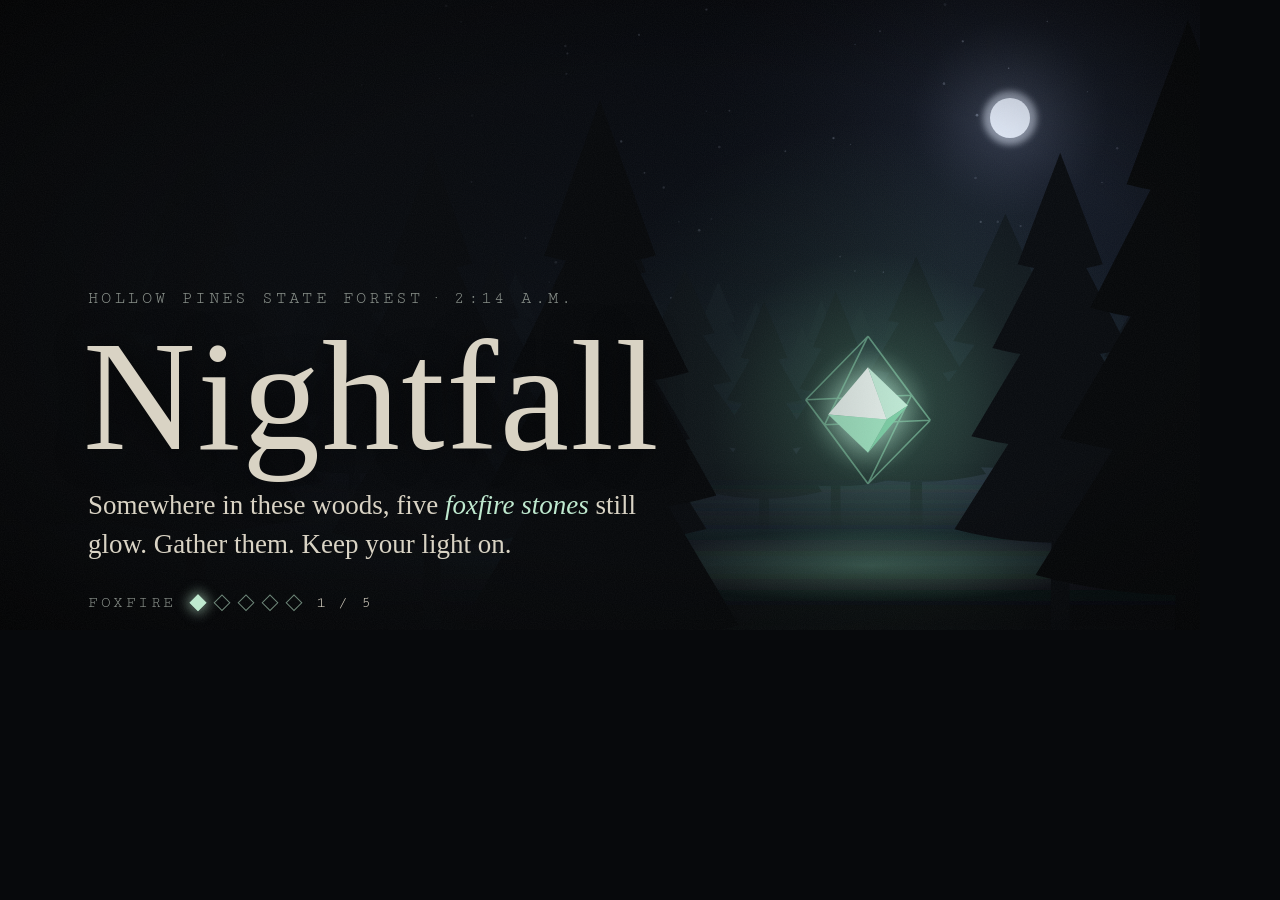
<file: design/og.html>
<!doctype html>
<html lang="en">
<head>
<meta charset="utf-8">
<title>Nightfall — share image</title>
<!-- Source for public/media/og.jpg (1200×630). Laid out like the start screen: copy on the
     left over the scrim, the forest and a foxfire stone on the right. Rebuild with
     node scripts/build-media.mjs -->
<link rel="stylesheet" href="https://fonts.googleapis.com/css2?family=Cutive+Mono&family=IM+Fell+English:ital@0;1&family=IM+Fell+English+SC&display=block">
<style>
:root{
  --ink:#07090c; --bone:#d9d3c4; --ash:#8b928c; --foxfire:#bfe9cf;
  --display:"IM Fell English SC",Georgia,serif;
  --serif:"IM Fell English",Georgia,serif;
  --mono:"Cutive Mono",Menlo,monospace;
}
html,body{margin:0;width:1200px;height:630px;overflow:hidden;background:var(--ink);color:var(--bone);-webkit-font-smoothing:antialiased}
.layer{position:absolute;inset:0;width:1200px;height:630px;display:block}
#scrim{background:linear-gradient(90deg,rgba(7,9,12,.95) 0%,rgba(7,9,12,.84) 33%,rgba(7,9,12,.36) 58%,rgba(7,9,12,0) 80%)}
#vignette{background:radial-gradient(ellipse 80% 78% at 58% 50%,transparent 48%,rgba(0,0,0,.42) 80%,rgba(0,0,0,.82) 100%)}
.copy{position:absolute;left:88px;top:50%;transform:translateY(-50%);width:560px;display:grid;gap:22px}
.eyebrow{margin:0;font:17px var(--mono);letter-spacing:.2em;text-transform:uppercase;color:var(--ash)}
h1{margin:0 0 0 -5px;font:400 156px/.86 var(--display);letter-spacing:.01em;text-shadow:0 2px 34px rgba(0,0,0,.65)}
.lede{margin:0;max-width:21em;font:27px/1.45 var(--serif)}
.lede em{color:var(--foxfire)}
.hud{margin-top:8px;display:flex;align-items:center;gap:16px;font:16px var(--mono);letter-spacing:.16em;text-transform:uppercase;color:var(--ash)}
.pips{display:flex;gap:12px}
.pips i{width:10px;height:10px;transform:rotate(45deg);border:1.5px solid rgba(191,233,207,.55)}
.pips i.on{background:var(--foxfire);box-shadow:0 0 12px 3px rgba(191,233,207,.5)}
.hud b{font-weight:400;color:var(--bone);letter-spacing:.08em}
</style>
</head>
<body>
<svg class="layer" viewBox="0 0 1200 630" aria-hidden="true">
  <defs>
    <linearGradient id="sky" x1="0" y1="0" x2="0" y2="1">
      <stop offset="0" stop-color="#05070d"/>
      <stop offset=".45" stop-color="#0c121c"/>
      <stop offset=".72" stop-color="#18212e"/>
      <stop offset=".86" stop-color="#0f151e"/>
      <stop offset="1" stop-color="#07090c"/>
    </linearGradient>
    <radialGradient id="haze">
      <stop offset="0" stop-color="#a4b6de" stop-opacity=".3"/>
      <stop offset=".3" stop-color="#5d6f96" stop-opacity=".12"/>
      <stop offset="1" stop-color="#29303f" stop-opacity="0"/>
    </radialGradient>
    <radialGradient id="glow">
      <stop offset="0" stop-color="#b4f8d6" stop-opacity=".55"/>
      <stop offset=".22" stop-color="#86e6b4" stop-opacity=".22"/>
      <stop offset=".55" stop-color="#86e6b4" stop-opacity=".06"/>
      <stop offset="1" stop-color="#86e6b4" stop-opacity="0"/>
    </radialGradient>
    <radialGradient id="pool">
      <stop offset="0" stop-color="#9ff5c8" stop-opacity=".3"/>
      <stop offset="1" stop-color="#9ff5c8" stop-opacity="0"/>
    </radialGradient>
    <filter id="mist" x="-20%" y="-100%" width="140%" height="300%"><feGaussianBlur stdDeviation="16"/></filter>
    <filter id="bloom" x="-100%" y="-100%" width="300%" height="300%"><feGaussianBlur stdDeviation="16"/></filter>
    <filter id="soft" x="-100%" y="-100%" width="300%" height="300%"><feGaussianBlur stdDeviation="3"/></filter>
    <filter id="noise"><feTurbulence type="fractalNoise" baseFrequency=".9" numOctaves="2" stitchTiles="stitch" seed="7"/><feColorMatrix type="saturate" values="0"/></filter>
    <!-- Low-poly pine from world.js: bare trunk, four stacked cone tiers. Base at 0, 100 units tall. -->
    <path id="pine" d="M-2.2 0L-.9-97H.9L2.2 0Z
      M0-58.3L23.1-25Q0-19.5-23.1-25Z
      M0-73.2L19.4-43.5Q0-38.8-19.4-43.5Z
      M0-87L14.8-61.1Q0-57.4-14.8-61.1Z
      M0-100L9.3-77.8Q0-75.4-9.3-77.8Z"/>
    <!-- Dead tree: tapered trunk with a few bare, crooked limbs -->
    <path id="dead" fill="none" stroke-linecap="round" d="M0 0V-86
      M0-30L-18-52M0-44L16-64M0-55L-14-72M0-64L12-80M0-72L-8-86M-9-41L-14-40M9-55L14-56"/>
  </defs>

  <rect width="1200" height="630" fill="url(#sky)"/>
  <circle cx="1010" cy="118" r="330" fill="url(#haze)"/>
  <circle cx="1010" cy="118" r="27" fill="#dfe8fa" opacity=".5" filter="url(#soft)"/>
  <circle cx="1010" cy="118" r="20" fill="#eaf2ff" opacity=".88"/>
  <g id="stars" fill="#9aa6bc"></g>

  <g id="far" fill="#121a24"></g>
  <rect x="-60" y="428" width="1320" height="80" fill="#1a2331" opacity=".85" filter="url(#mist)"/>
  <g id="mid" fill="#0d1219"></g>
  <use href="#dead" transform="translate(1046 548) scale(2.6 2.9)" stroke="#0d1219" stroke-width="1.6"/>
  <rect x="-60" y="500" width="1320" height="70" fill="#141b26" opacity=".7" filter="url(#mist)"/>
  <rect y="566" width="1200" height="64" fill="#07090c"/>
  <rect x="-60" y="540" width="1320" height="50" fill="#0e141c" opacity=".9" filter="url(#mist)"/>

  <!-- Foxfire stone -->
  <circle cx="868" cy="410" r="290" fill="url(#glow)"/>
  <ellipse cx="868" cy="566" rx="230" ry="36" fill="url(#pool)"/>
  <g id="stone"></g>

  <g id="near" fill="#080b0f"></g>
  <g fill="#050709">
    <use href="#pine" transform="translate(1188 760) scale(6.6 7.4)"/>
    <use href="#pine" transform="translate(600 800) scale(6 7)"/>
  </g>
</svg>
<div class="layer" id="scrim"></div>
<div class="layer" id="vignette"></div>
<svg class="layer" viewBox="0 0 1200 630" aria-hidden="true"><rect width="1200" height="630" filter="url(#noise)" opacity=".05"/></svg>

<div class="copy">
  <p class="eyebrow">Hollow Pines State Forest · 2:14 a.m.</p>
  <h1>Nightfall</h1>
  <p class="lede">Somewhere in these woods, five <em>foxfire stones</em> still glow. Gather them. Keep your light on.</p>
  <div class="hud"><span>Foxfire</span><span class="pips"><i class="on"></i><i></i><i></i><i></i><i></i></span><b>1 / 5</b></div>
</div>

<script>
// Seeded (same generator as world.js) so the image is identical between builds
const rand = (a => () => { a |= 0; a = a + 0x6D2B79F5 | 0; let t = Math.imul(a ^ a >>> 15, 1 | a); t = t + Math.imul(t ^ t >>> 7, 61 | t) ^ t; return ((t ^ t >>> 14) >>> 0) / 4294967296; })(20261031);
const rr = (a, b) => a + (b - a) * rand();
const NS = 'http://www.w3.org/2000/svg';
const el = (tag, attrs) => { const e = document.createElementNS(NS, tag); for (const k in attrs) e.setAttribute(k, attrs[k]); return e; };

function forest(id, { n, x0, x1, base, jitter, s0, s1, skip }) {
  const g = document.getElementById(id);
  for (let i = 0; i < n; i++) {
    const x = x0 + (x1 - x0) * (i + rr(-0.35, 0.35)) / (n - 1), y = base + rr(-jitter, jitter), s = rr(s0, s1);
    if (skip && x > skip[0] && x < skip[1]) continue;
    g.append(el('use', { href: '#pine', transform: `translate(${x.toFixed(1)} ${y.toFixed(1)}) scale(${(s * rr(0.85, 1.1)).toFixed(2)} ${s.toFixed(2)})` }));
  }
}
forest('far', { n: 36, x0: -20, x1: 1220, base: 470, jitter: 8, s0: 1.4, s1: 2.1 });
forest('mid', { n: 17, x0: -30, x1: 1230, base: 548, jitter: 10, s0: 2.5, s1: 3.3 });
forest('near', { n: 7, x0: 40, x1: 1260, base: 650, jitter: 12, s0: 4.4, s1: 5.4, skip: [700, 1020] });

const stars = document.getElementById('stars');
for (let i = 0; i < 70; i++) stars.append(el('circle', { cx: rr(0, 1200).toFixed(1), cy: rr(0, 300).toFixed(1), r: rr(0.6, 1.4).toFixed(2), opacity: rr(0.15, 0.5).toFixed(2) }));

// Octahedron seen slightly from above, like the in-game relic (relics.js)
function octa(cx, cy, r, yaw, tilt = 0.24) {
  const cyw = Math.cos(yaw), syw = Math.sin(yaw), ct = Math.cos(tilt), st = Math.sin(tilt);
  const p = (x, y, z) => { const X = x * cyw + z * syw, Z = -x * syw + z * cyw; return [cx + X * r, cy - (y * ct - Z * st) * r]; };
  return { T: p(0, 1, 0), B: p(0, -1, 0), E: [p(1, 0, 0), p(0, 0, 1), p(-1, 0, 0), p(0, 0, -1)] };
}
const pts = (...ps) => ps.map(p => p.map(v => v.toFixed(1)).join(',')).join(' ');
{
  const g = document.getElementById('stone'), cx = 868, cy = 410;
  const core = octa(cx, cy, 44, 0.44), shell = octa(cx, cy, 76, -0.61);
  const [R, F, L] = core.E;   // right, front, left — the front vertex is where four lit facets meet
  g.append(el('polygon', { points: pts(core.T, R, core.B, L), fill: '#c8ffe6', opacity: 0.85, filter: 'url(#bloom)' }));
  const S = shell.E, wire = [...S.flatMap(v => [[shell.T, v], [shell.B, v]]), ...S.map((v, i) => [v, S[(i + 1) % 4]])];
  g.append(el('path', { d: wire.map(([a, b]) => `M${a[0].toFixed(1)} ${a[1].toFixed(1)}L${b[0].toFixed(1)} ${b[1].toFixed(1)}`).join(''), fill: 'none', stroke: '#9ff5c8', 'stroke-width': 1.6, 'stroke-opacity': 0.5 }));
  [[core.T, L, F, '#f4fffa'], [core.T, F, R, '#cdfae4'], [L, core.B, F, '#a9f0cc'], [F, core.B, R, '#86deb2']]
    .forEach(([a, b, c, fill]) => g.append(el('polygon', { points: pts(a, b, c), fill })));
}
</script>
</body>
</html>
</file>
